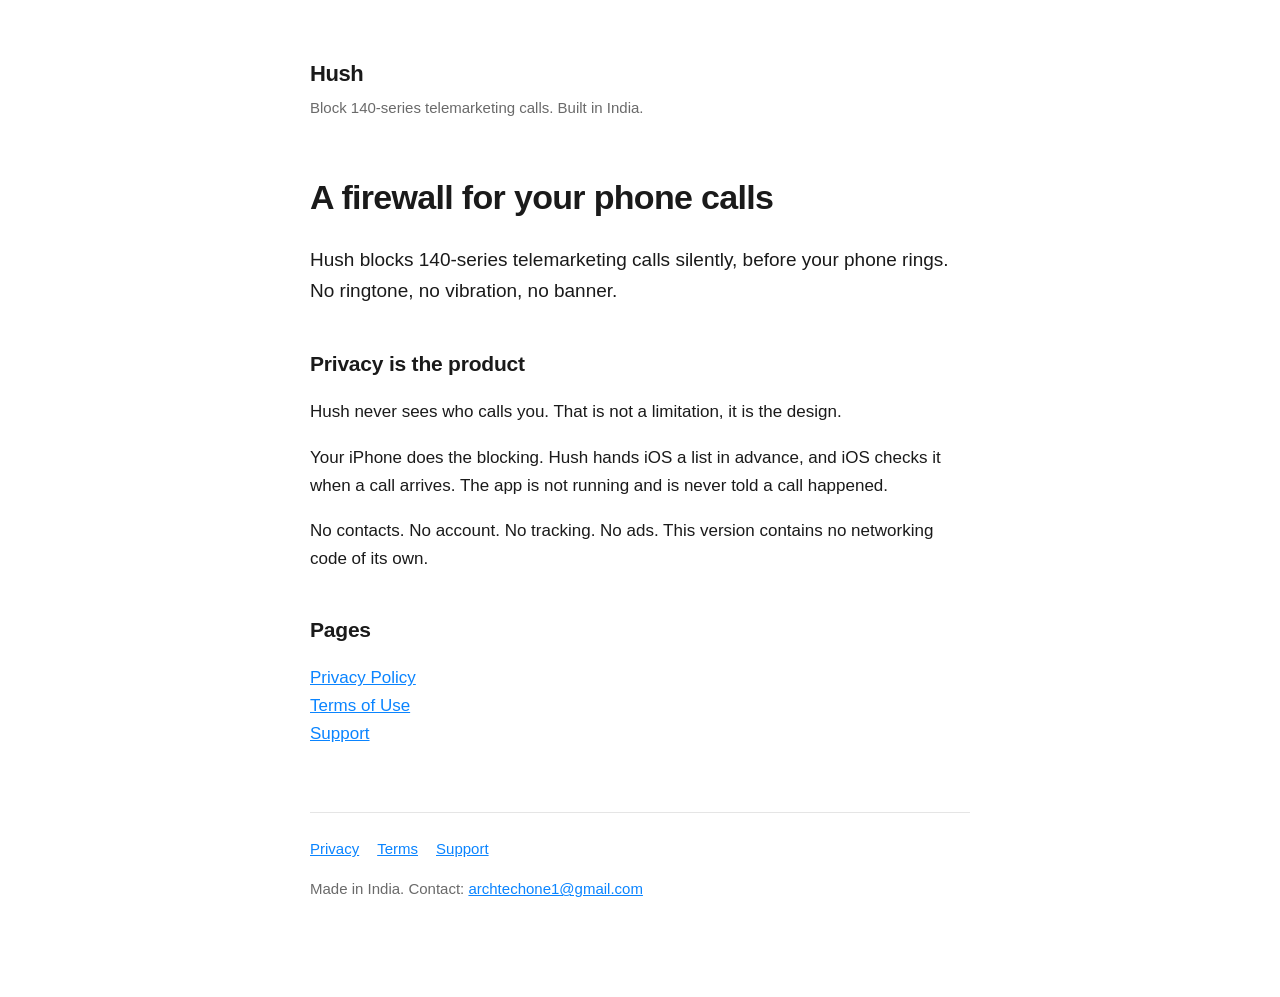
<file: index.html>
<!doctype html>
<html lang="en"><head>
<meta charset="utf-8"><meta name="viewport" content="width=device-width, initial-scale=1">
<title>Hush</title><link rel="stylesheet" href="style.css">
</head><body><main>
<header><a href="/hush/">Hush</a><p>Block 140-series telemarketing calls. Built in India.</p></header>

<h1>A firewall for your phone calls</h1>
<p class="lede">Hush blocks 140-series telemarketing calls silently, before your phone rings.
No ringtone, no vibration, no banner.</p>

<h2>Privacy is the product</h2>
<p>Hush never sees who calls you. That is not a limitation, it is the design.</p>
<p>Your iPhone does the blocking. Hush hands iOS a list in advance, and iOS checks it when a
call arrives. The app is not running and is never told a call happened.</p>
<p>No contacts. No account. No tracking. No ads. This version contains no networking code of its own.</p>

<h2>Pages</h2>
<p><a href="privacy/">Privacy Policy</a><br><a href="terms/">Terms of Use</a><br><a href="support/">Support</a></p>

<footer>
<a href="privacy/">Privacy</a><a href="terms/">Terms</a><a href="support/">Support</a>
<p>Made in India. Contact: <a href="mailto:archtechone1@gmail.com">archtechone1@gmail.com</a></p>
</footer>
</main></body></html>
</file>
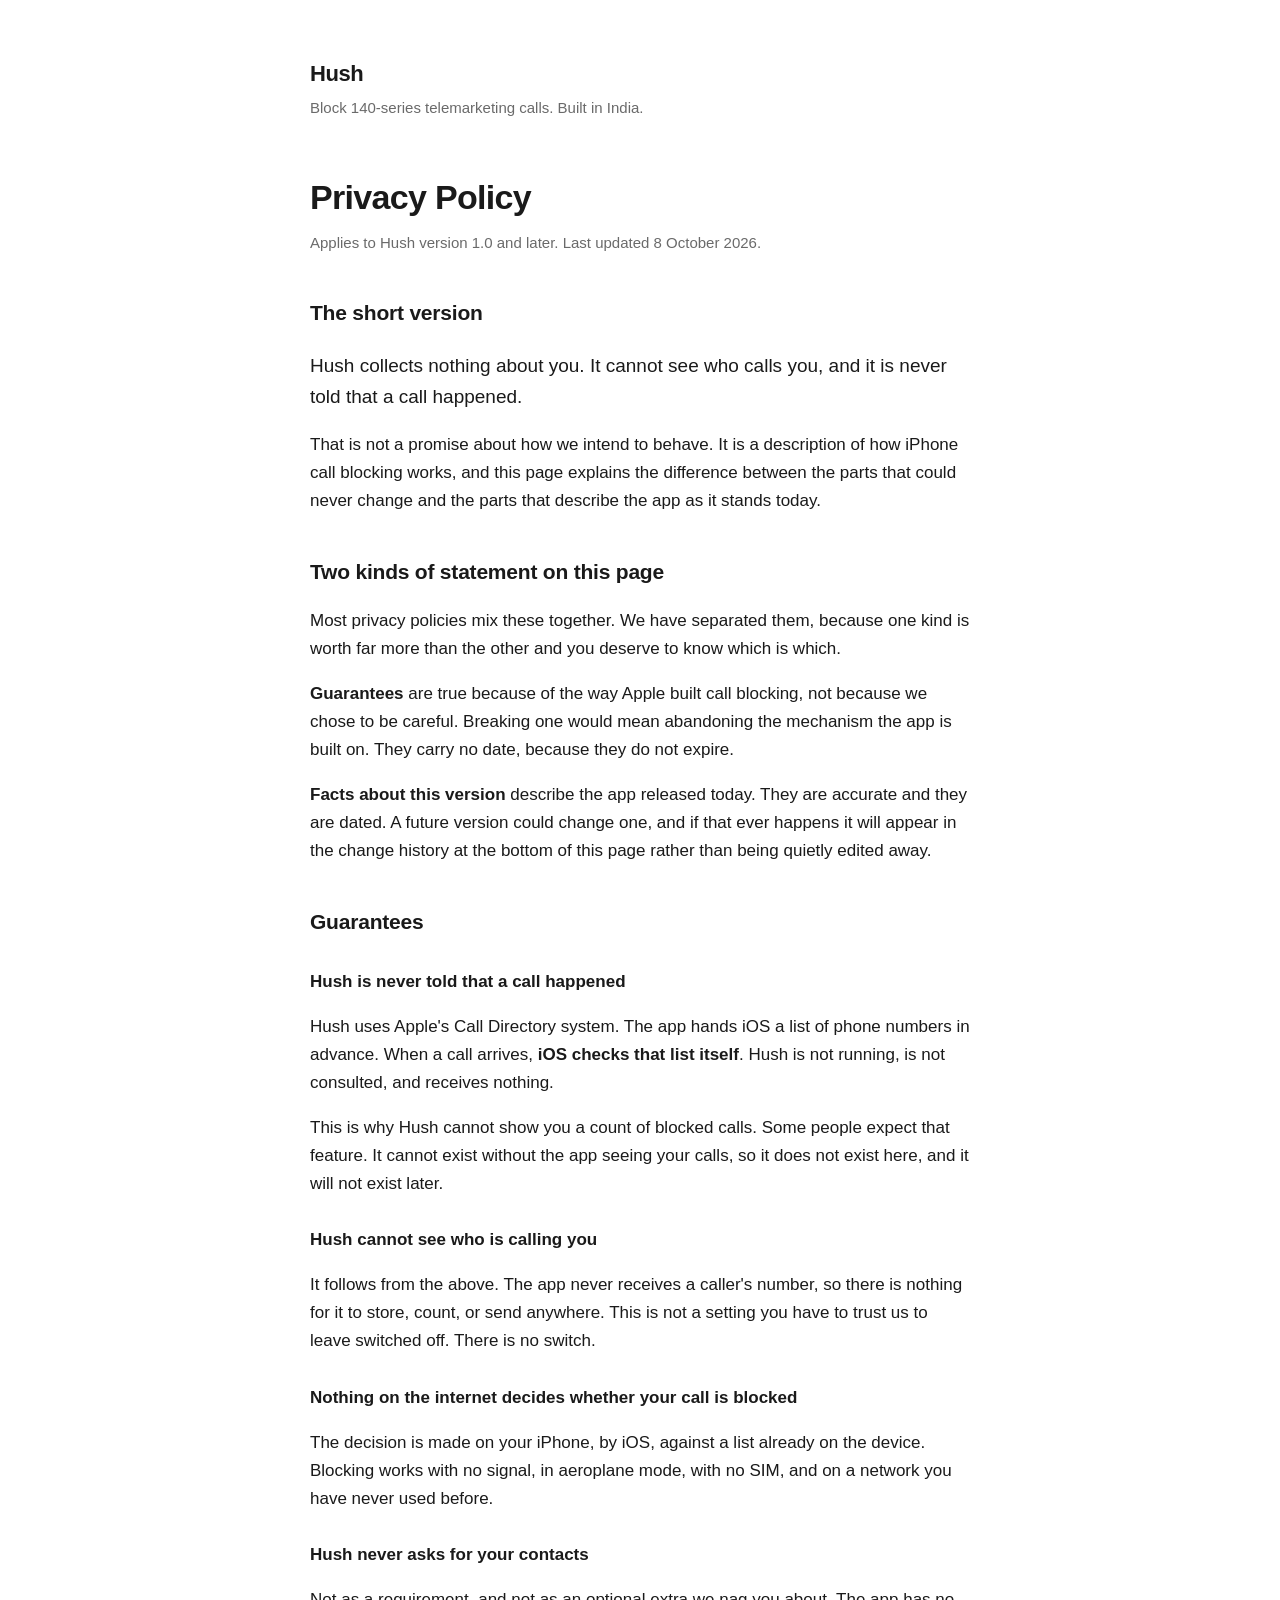
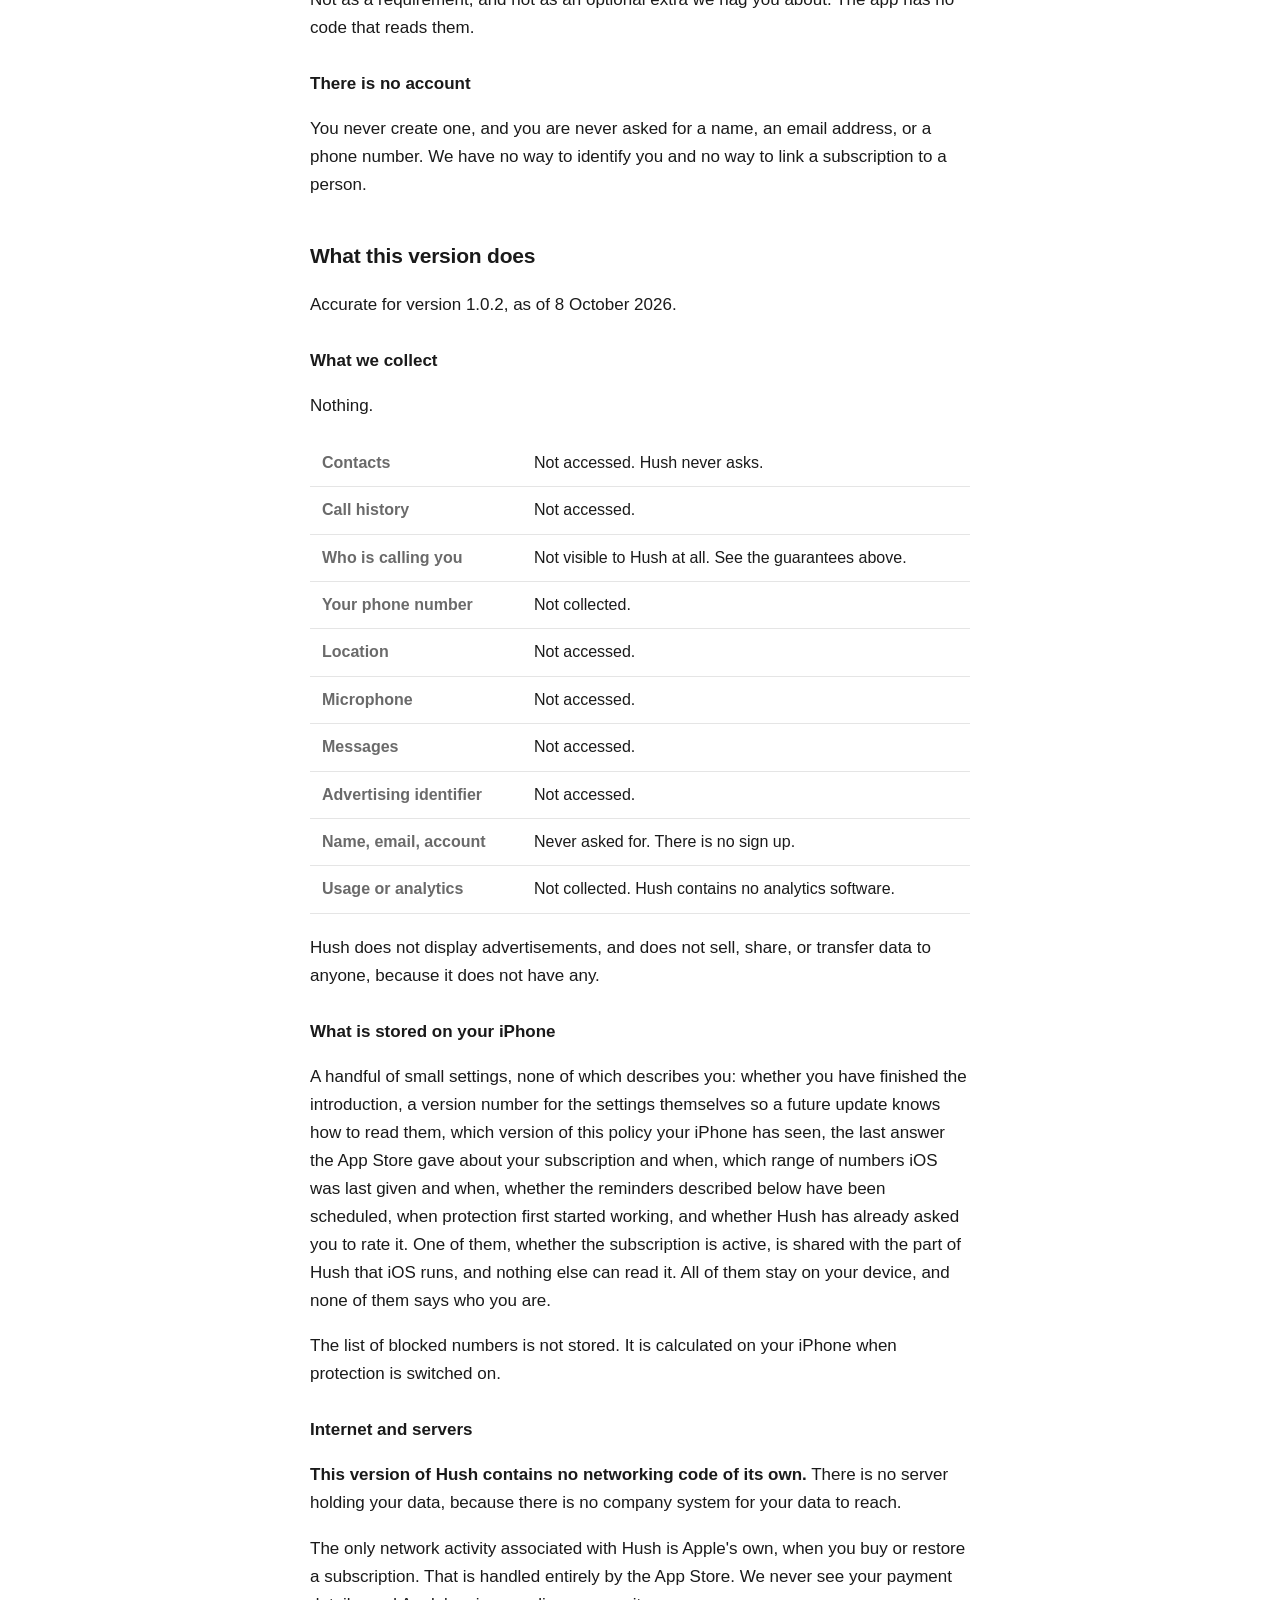
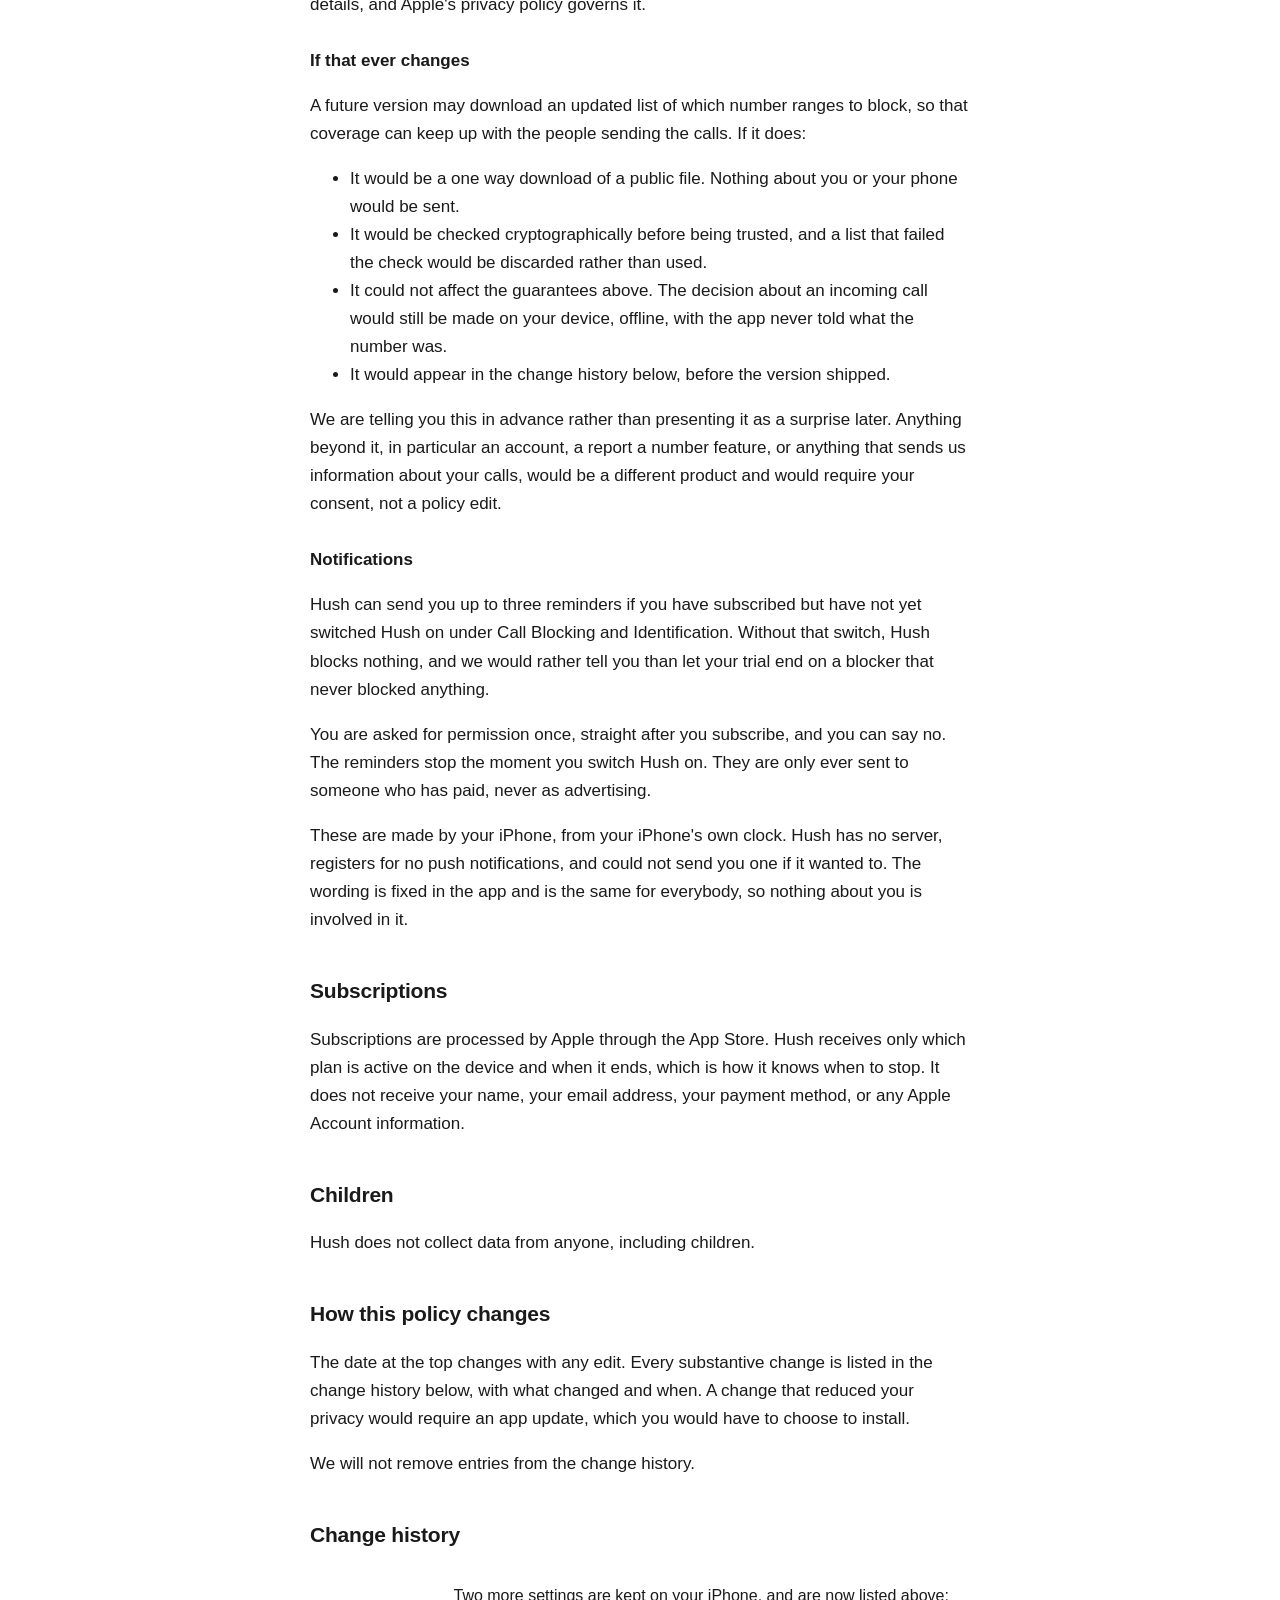
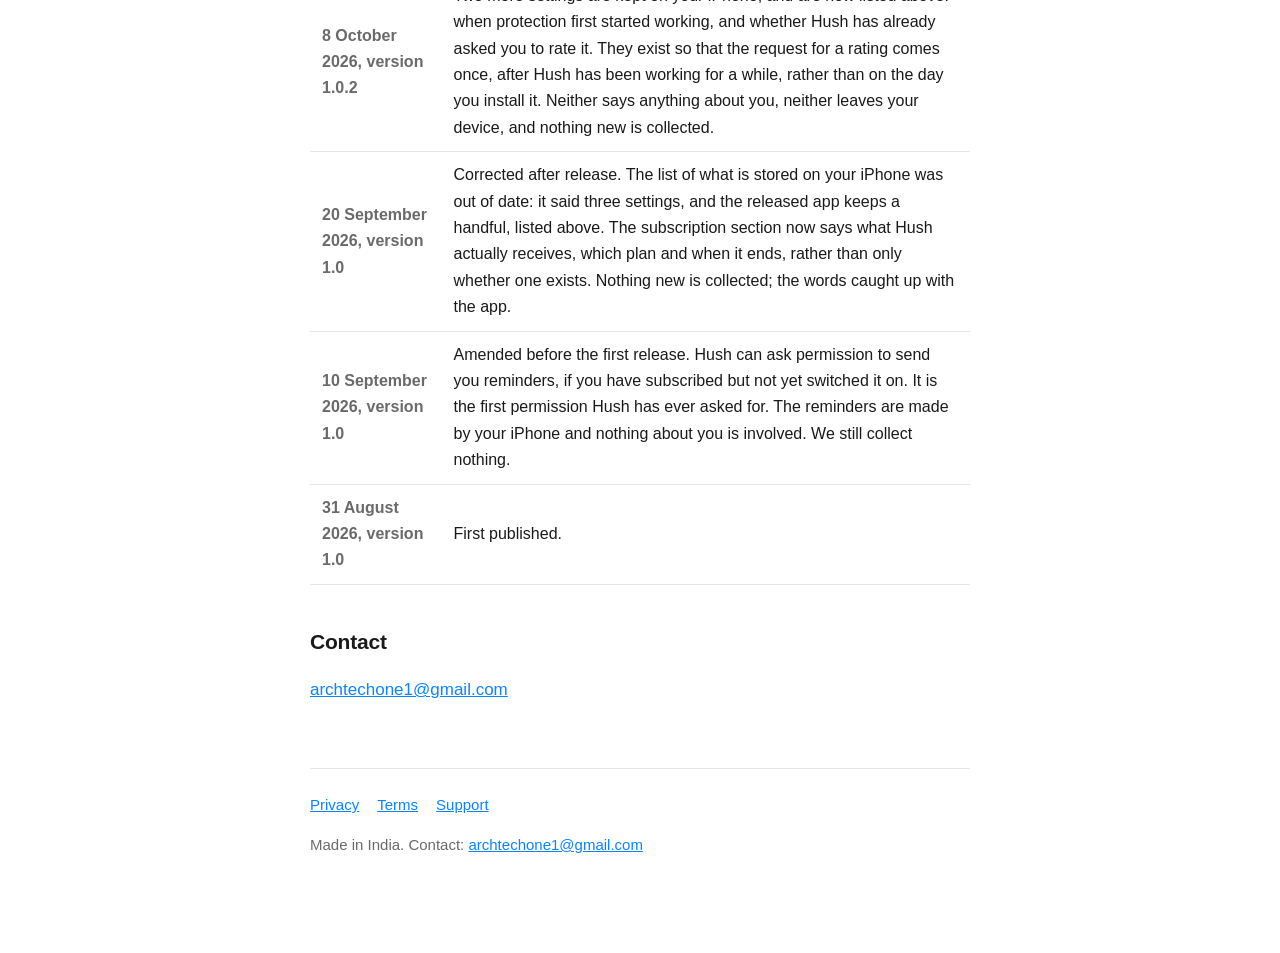
<file: privacy/index.html>
<!doctype html>
<html lang="en"><head>
<meta charset="utf-8"><meta name="viewport" content="width=device-width, initial-scale=1">
<title>Privacy Policy - Hush</title><link rel="stylesheet" href="../style.css">
</head><body><main>
<header><a href="/hush/">Hush</a><p>Block 140-series telemarketing calls. Built in India.</p></header>
<h1>Privacy Policy</h1>
<p class="updated">Applies to Hush version 1.0 and later. Last updated 8 October 2026.</p>

<h2>The short version</h2>
<p class="lede">Hush collects nothing about you. It cannot see who calls you, and it is never
told that a call happened.</p>
<p>That is not a promise about how we intend to behave. It is a description of how iPhone call
blocking works, and this page explains the difference between the parts that could never change
and the parts that describe the app as it stands today.</p>

<h2>Two kinds of statement on this page</h2>
<p>Most privacy policies mix these together. We have separated them, because one kind is worth
far more than the other and you deserve to know which is which.</p>
<p><strong>Guarantees</strong> are true because of the way Apple built call blocking, not because
we chose to be careful. Breaking one would mean abandoning the mechanism the app is built on.
They carry no date, because they do not expire.</p>
<p><strong>Facts about this version</strong> describe the app released today. They are accurate
and they are dated. A future version could change one, and if that ever happens it will appear in
the change history at the bottom of this page rather than being quietly edited away.</p>

<h2>Guarantees</h2>

<h3>Hush is never told that a call happened</h3>
<p>Hush uses Apple's Call Directory system. The app hands iOS a list of phone numbers in advance.
When a call arrives, <strong>iOS checks that list itself</strong>. Hush is not running, is not
consulted, and receives nothing.</p>
<p>This is why Hush cannot show you a count of blocked calls. Some people expect that feature.
It cannot exist without the app seeing your calls, so it does not exist here, and it will not
exist later.</p>

<h3>Hush cannot see who is calling you</h3>
<p>It follows from the above. The app never receives a caller's number, so there is nothing for
it to store, count, or send anywhere. This is not a setting you have to trust us to leave
switched off. There is no switch.</p>

<h3>Nothing on the internet decides whether your call is blocked</h3>
<p>The decision is made on your iPhone, by iOS, against a list already on the device. Blocking
works with no signal, in aeroplane mode, with no SIM, and on a network you have never used
before.</p>

<h3>Hush never asks for your contacts</h3>
<p>Not as a requirement, and not as an optional extra we nag you about. The app has no code that
reads them.</p>

<h3>There is no account</h3>
<p>You never create one, and you are never asked for a name, an email address, or a phone number.
We have no way to identify you and no way to link a subscription to a person.</p>

<h2>What this version does</h2>
<p>Accurate for version 1.0.2, as of 8 October 2026.</p>

<h3>What we collect</h3>
<p>Nothing.</p>
<table>
<tr><th>Contacts</th><td>Not accessed. Hush never asks.</td></tr>
<tr><th>Call history</th><td>Not accessed.</td></tr>
<tr><th>Who is calling you</th><td>Not visible to Hush at all. See the guarantees above.</td></tr>
<tr><th>Your phone number</th><td>Not collected.</td></tr>
<tr><th>Location</th><td>Not accessed.</td></tr>
<tr><th>Microphone</th><td>Not accessed.</td></tr>
<tr><th>Messages</th><td>Not accessed.</td></tr>
<tr><th>Advertising identifier</th><td>Not accessed.</td></tr>
<tr><th>Name, email, account</th><td>Never asked for. There is no sign up.</td></tr>
<tr><th>Usage or analytics</th><td>Not collected. Hush contains no analytics software.</td></tr>
</table>
<p>Hush does not display advertisements, and does not sell, share, or transfer data to anyone,
because it does not have any.</p>

<h3>What is stored on your iPhone</h3>
<p>A handful of small settings, none of which describes you: whether you have finished the
introduction, a version number for the settings themselves so a future update knows how to read
them, which version of this policy your iPhone has seen, the last answer the App Store gave about
your subscription and when, which range of numbers iOS was last given and when, whether the
reminders described below have been scheduled, when protection first started working, and whether
Hush has already asked you to rate it. One of them, whether the subscription is active, is
shared with the part of Hush that iOS runs, and nothing else can read it. All of them stay on your
device, and none of them says who you are.</p>
<p>The list of blocked numbers is not stored. It is calculated on your iPhone when protection is
switched on.</p>

<h3>Internet and servers</h3>
<p><strong>This version of Hush contains no networking code of its own.</strong> There is no
server holding your data, because there is no company system for your data to reach.</p>
<p>The only network activity associated with Hush is Apple's own, when you buy or restore a
subscription. That is handled entirely by the App Store. We never see your payment details, and
Apple's privacy policy governs it.</p>

<h3>If that ever changes</h3>
<p>A future version may download an updated list of which number ranges to block, so that
coverage can keep up with the people sending the calls. If it does:</p>
<ul>
<li>It would be a one way download of a public file. Nothing about you or your phone would be
sent.</li>
<li>It would be checked cryptographically before being trusted, and a list that failed the check
would be discarded rather than used.</li>
<li>It could not affect the guarantees above. The decision about an incoming call would still be
made on your device, offline, with the app never told what the number was.</li>
<li>It would appear in the change history below, before the version shipped.</li>
</ul>
<p>We are telling you this in advance rather than presenting it as a surprise later. Anything
beyond it, in particular an account, a report a number feature, or anything that sends us
information about your calls, would be a different product and would require your consent, not a
policy edit.</p>

<h3>Notifications</h3>
<p>Hush can send you up to three reminders if you have subscribed but have not
yet switched Hush on under Call Blocking and Identification. Without that switch, Hush blocks
nothing, and we would rather tell you than let your trial end on a blocker that never blocked
anything.</p>
<p>You are asked for permission once, straight after you subscribe, and you can say no. The
reminders stop the moment you switch Hush on. They are only ever sent to someone who has paid,
never as advertising.</p>
<p>These are made by your iPhone, from your iPhone's own clock. Hush has no server, registers for
no push notifications, and could not send you one if it wanted to. The wording is fixed in the app
and is the same for everybody, so nothing about you is involved in it.</p>

<h2>Subscriptions</h2>
<p>Subscriptions are processed by Apple through the App Store. Hush receives only which plan is
active on the device and when it ends, which is how it knows when to stop. It does not receive
your name, your email address, your payment method, or any Apple Account information.</p>

<h2>Children</h2>
<p>Hush does not collect data from anyone, including children.</p>

<h2>How this policy changes</h2>
<p>The date at the top changes with any edit. Every substantive change is listed in the change
history below, with what changed and when. A change that reduced your privacy would require an
app update, which you would have to choose to install.</p>
<p>We will not remove entries from the change history.</p>

<h2>Change history</h2>
<table>
<tr><th>8 October 2026, version 1.0.2</th><td>Two more settings are kept on your iPhone, and are now listed above:
when protection first started working, and whether Hush has already asked you to rate it. They exist so that the
request for a rating comes once, after Hush has been working for a while, rather than on the day you install it.
Neither says anything about you, neither leaves your device, and nothing new is collected.</td></tr>
<tr><th>20 September 2026, version 1.0</th><td>Corrected after release. The list of what is stored on your iPhone
was out of date: it said three settings, and the released app keeps a handful, listed above.
The subscription section now says what Hush actually receives, which plan and when it ends,
rather than only whether one exists. Nothing new is collected; the words caught up with the app.</td></tr>
<tr><th>10 September 2026, version 1.0</th><td>Amended before the first release. Hush can ask permission to send you reminders,
if you have subscribed but not yet switched it on. It is the first permission Hush has ever asked
for. The reminders are made by your iPhone and nothing about you is involved. We still collect
nothing.</td></tr>
<tr><th>31 August 2026, version 1.0</th><td>First published.</td></tr>
</table>

<h2>Contact</h2>
<p><a href="mailto:archtechone1@gmail.com">archtechone1@gmail.com</a></p>
<footer>
<a href="/hush/privacy/">Privacy</a><a href="/hush/terms/">Terms</a><a href="/hush/support/">Support</a>
<p>Made in India. Contact: <a href="mailto:archtechone1@gmail.com">archtechone1@gmail.com</a></p>
</footer>
</main></body></html>
</file>
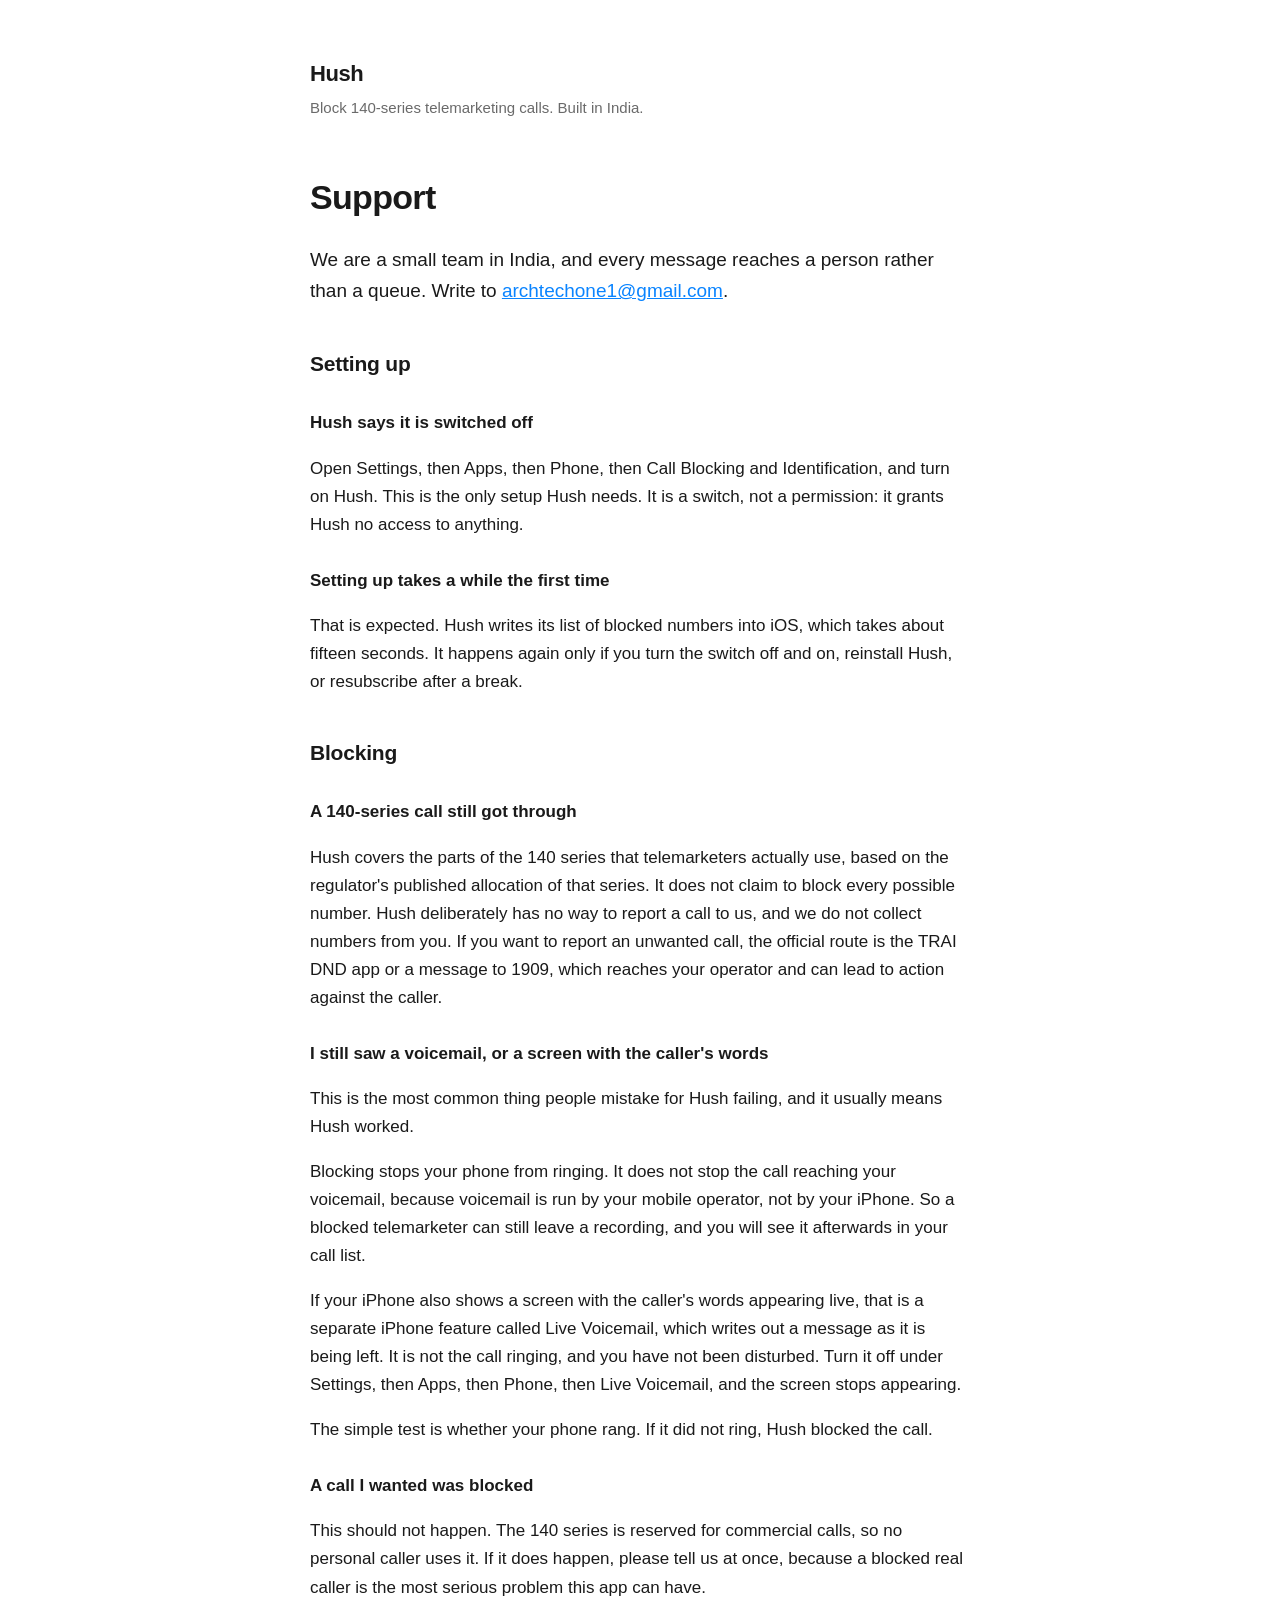
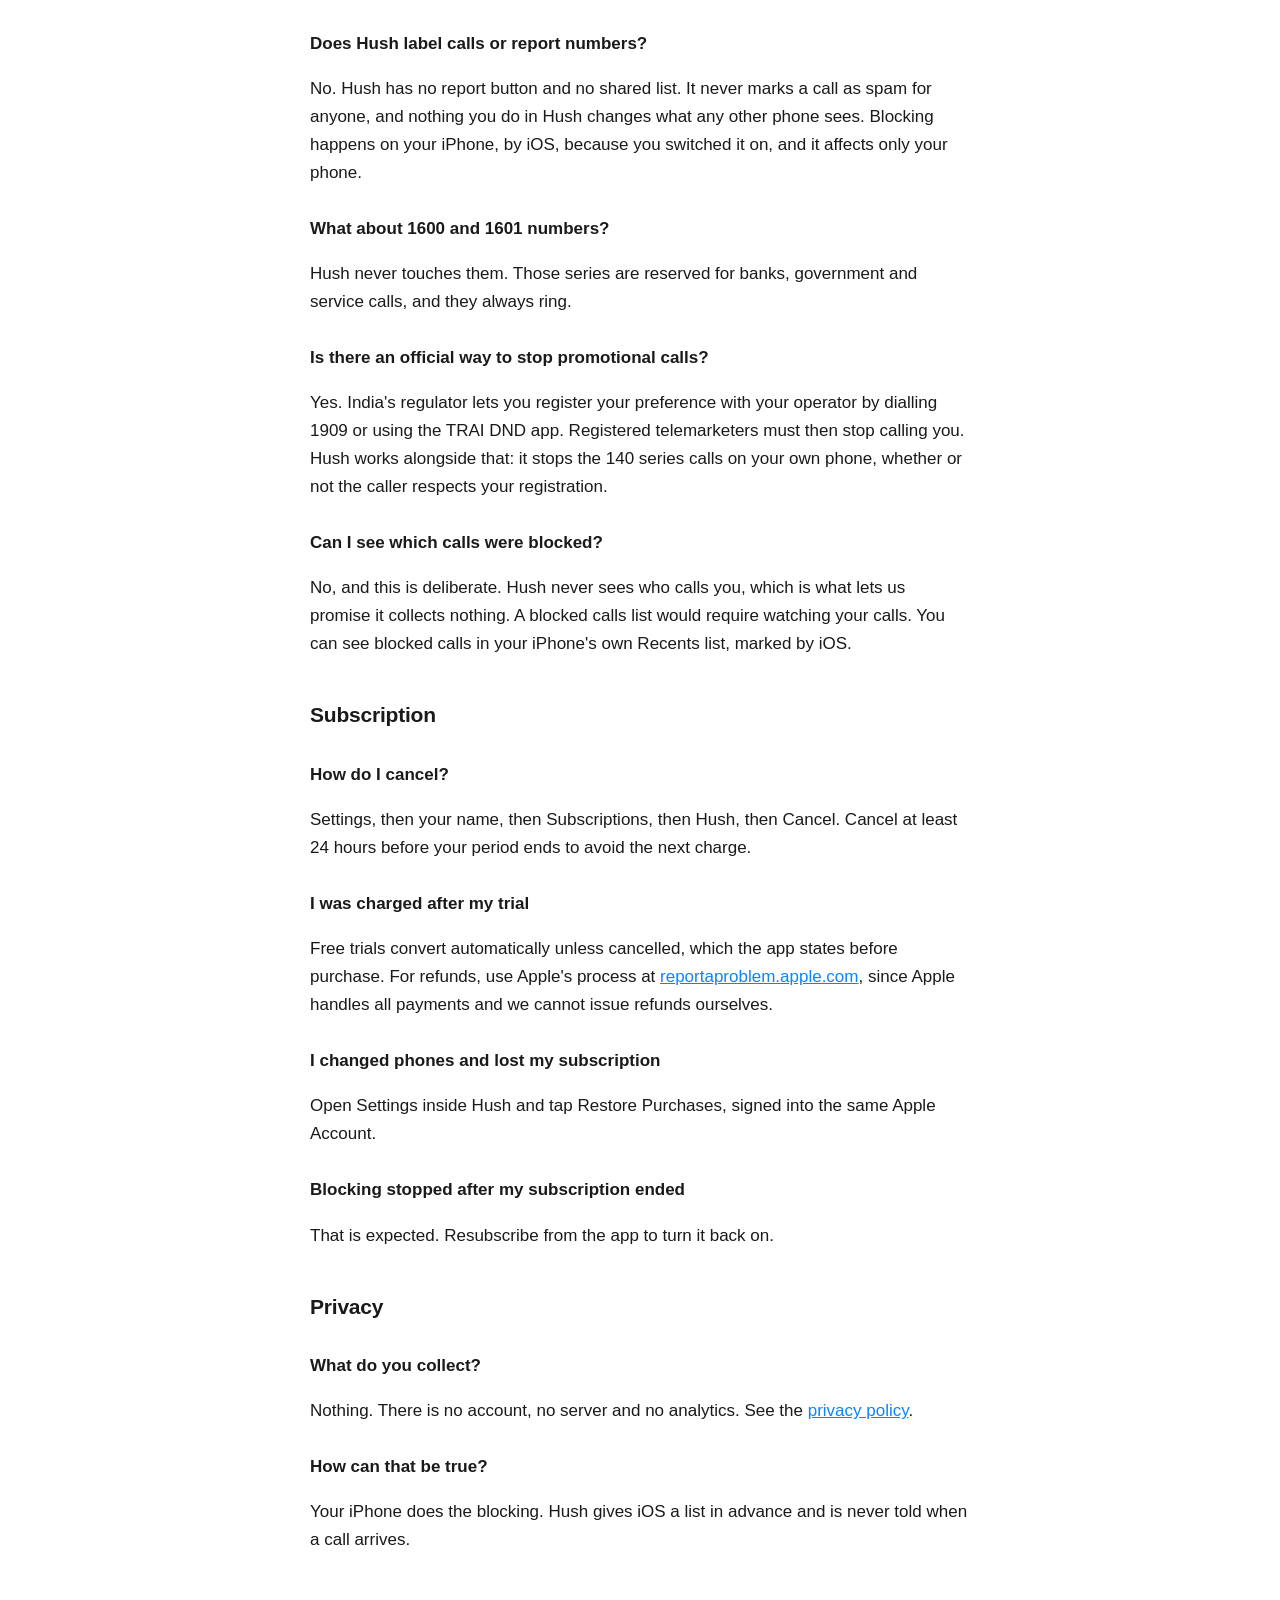
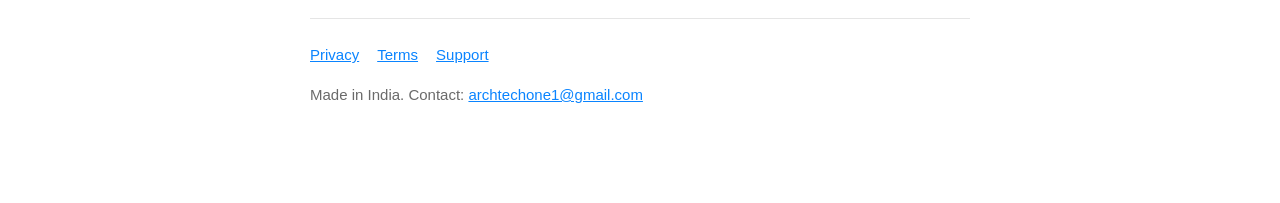
<file: support/index.html>
<!doctype html>
<html lang="en"><head>
<meta charset="utf-8"><meta name="viewport" content="width=device-width, initial-scale=1">
<title>Support - Hush</title><link rel="stylesheet" href="../style.css">
</head><body><main>
<header><a href="/hush/">Hush</a><p>Block 140-series telemarketing calls. Built in India.</p></header>
<h1>Support</h1>
<p class="lede">We are a small team in India, and every message reaches a person rather than a
queue. Write to <a href="mailto:archtechone1@gmail.com">archtechone1@gmail.com</a>.</p>
<h2>Setting up</h2>

<h3>Hush says it is switched off</h3>
<p>Open Settings, then Apps, then Phone, then Call Blocking and Identification, and turn on Hush.
This is the only setup Hush needs. It is a switch, not a permission: it grants Hush no access to
anything.</p>

<h3>Setting up takes a while the first time</h3>
<p>That is expected. Hush writes its list of blocked numbers into iOS, which takes about
fifteen seconds. It happens again only if you turn the switch off and on, reinstall Hush, or
resubscribe after a break.</p>

<h2>Blocking</h2>

<h3>A 140-series call still got through</h3>
<p>Hush covers the parts of the 140 series that telemarketers actually use, based on the
regulator's published allocation of that series. It does not claim to block every possible
number. Hush deliberately has no way to report a call to us, and we do not collect numbers from
you. If you want to report an unwanted call, the official route is the TRAI DND app or a message
to 1909, which reaches your operator and can lead to action against the caller.</p>

<h3>I still saw a voicemail, or a screen with the caller's words</h3>
<p>This is the most common thing people mistake for Hush failing, and it usually means Hush
worked.</p>
<p>Blocking stops your phone from ringing. It does not stop the call reaching your voicemail,
because voicemail is run by your mobile operator, not by your iPhone. So a blocked telemarketer
can still leave a recording, and you will see it afterwards in your call list.</p>
<p>If your iPhone also shows a screen with the caller's words appearing live, that is a separate
iPhone feature called Live Voicemail, which writes out a message as it is being left. It is not
the call ringing, and you have not been disturbed. Turn it off under Settings, then Apps, then
Phone, then Live Voicemail, and the screen stops appearing.</p>
<p>The simple test is whether your phone rang. If it did not ring, Hush blocked the call.</p>

<h3>A call I wanted was blocked</h3>
<p>This should not happen. The 140 series is reserved for commercial calls, so no personal caller
uses it. If it does happen, please tell us at once, because a blocked real caller is the most
serious problem this app can have.</p>

<h3>Does Hush label calls or report numbers?</h3>
<p>No. Hush has no report button and no shared list. It never marks a call as spam for anyone,
and nothing you do in Hush changes what any other phone sees. Blocking happens on your iPhone,
by iOS, because you switched it on, and it affects only your phone.</p>

<h3>What about 1600 and 1601 numbers?</h3>
<p>Hush never touches them. Those series are reserved for banks, government and service calls,
and they always ring.</p>

<h3>Is there an official way to stop promotional calls?</h3>
<p>Yes. India's regulator lets you register your preference with your operator by dialling
1909 or using the TRAI DND app. Registered telemarketers must then stop calling you. Hush works
alongside that: it stops the 140 series calls on your own phone, whether or not the caller
respects your registration.</p>

<h3>Can I see which calls were blocked?</h3>
<p>No, and this is deliberate. Hush never sees who calls you, which is what lets us promise it
collects nothing. A blocked calls list would require watching your calls. You can see blocked
calls in your iPhone's own Recents list, marked by iOS.</p>

<h2>Subscription</h2>

<h3>How do I cancel?</h3>
<p>Settings, then your name, then Subscriptions, then Hush, then Cancel. Cancel at least 24 hours
before your period ends to avoid the next charge.</p>

<h3>I was charged after my trial</h3>
<p>Free trials convert automatically unless cancelled, which the app states before purchase. For
refunds, use Apple's process at <a href="https://reportaproblem.apple.com">reportaproblem.apple.com</a>,
since Apple handles all payments and we cannot issue refunds ourselves.</p>

<h3>I changed phones and lost my subscription</h3>
<p>Open Settings inside Hush and tap Restore Purchases, signed into the same Apple Account.</p>

<h3>Blocking stopped after my subscription ended</h3>
<p>That is expected. Resubscribe from the app to turn it back on.</p>

<h2>Privacy</h2>

<h3>What do you collect?</h3>
<p>Nothing. There is no account, no server and no analytics. See the
<a href="/hush/privacy/">privacy policy</a>.</p>

<h3>How can that be true?</h3>
<p>Your iPhone does the blocking. Hush gives iOS a list in advance and is never told when a call
arrives.</p>
<footer>
<a href="/hush/privacy/">Privacy</a><a href="/hush/terms/">Terms</a><a href="/hush/support/">Support</a>
<p>Made in India. Contact: <a href="mailto:archtechone1@gmail.com">archtechone1@gmail.com</a></p>
</footer>
</main></body></html>
</file>
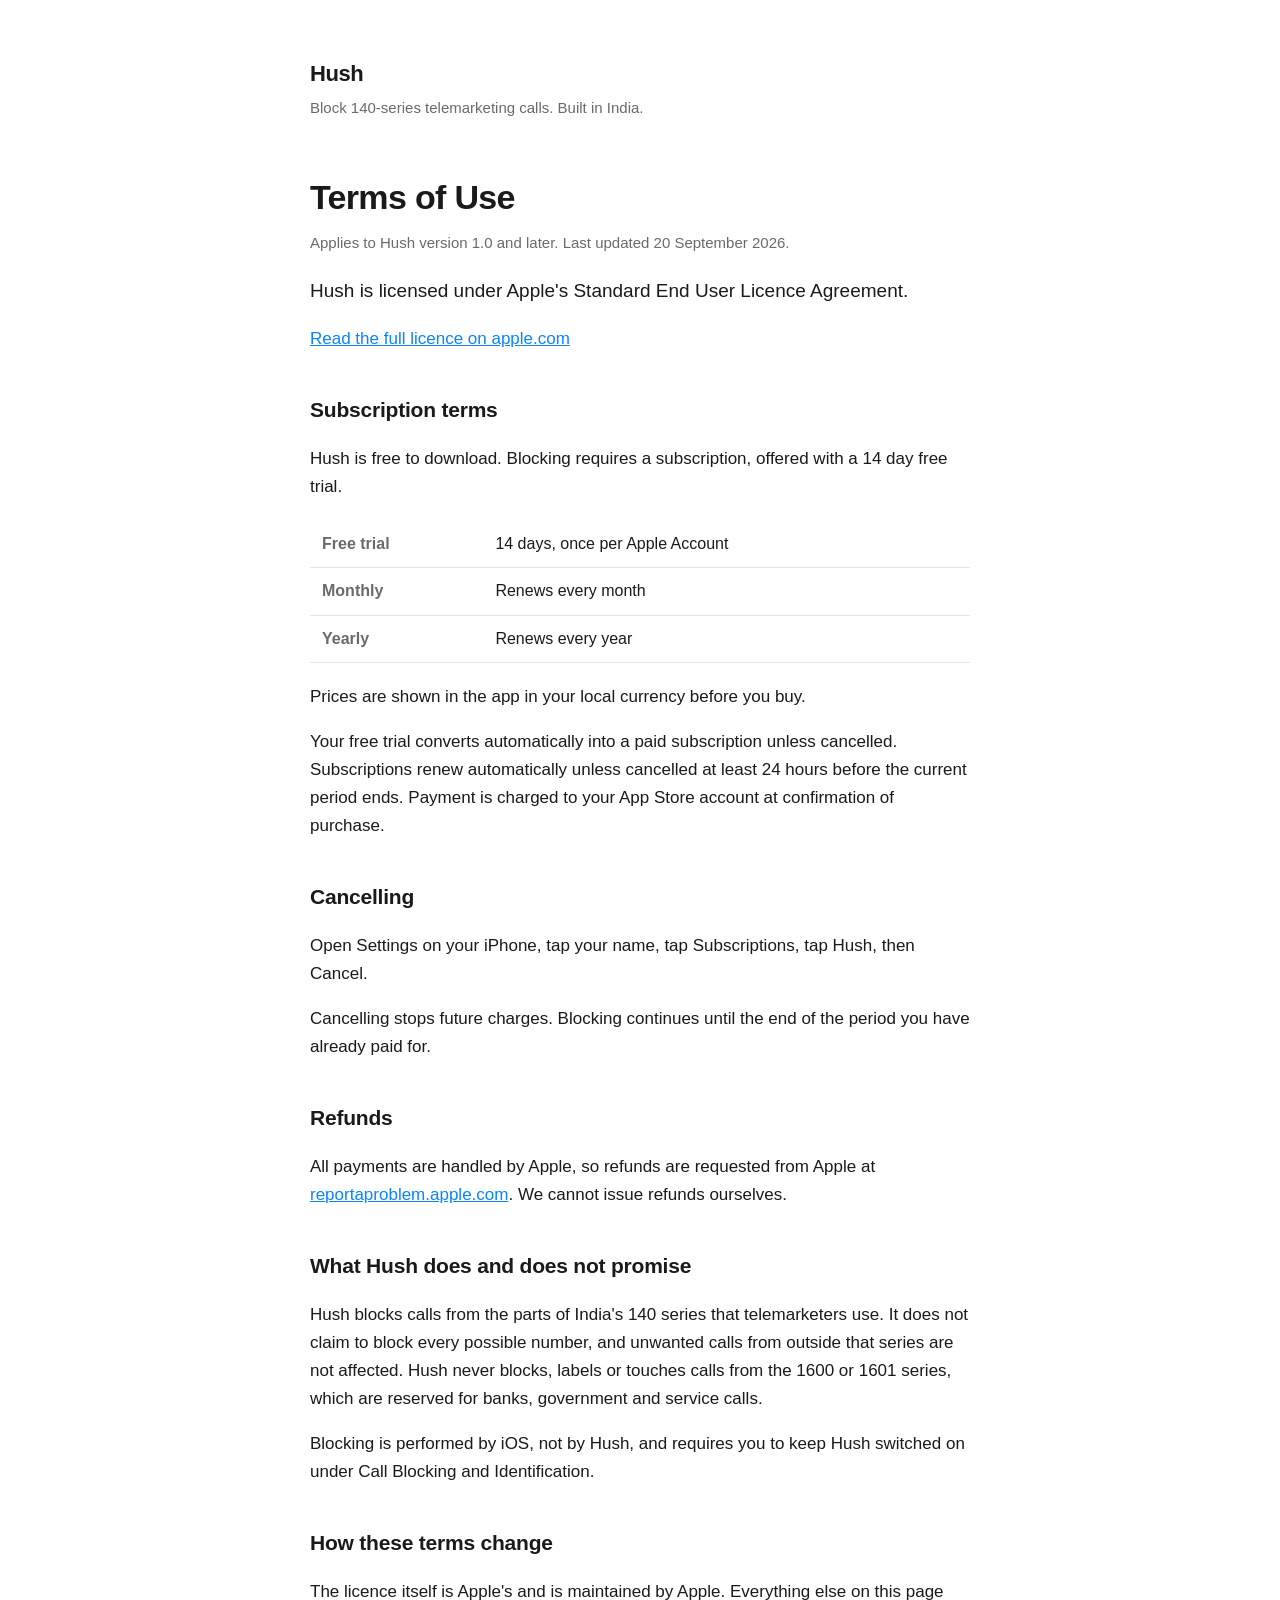
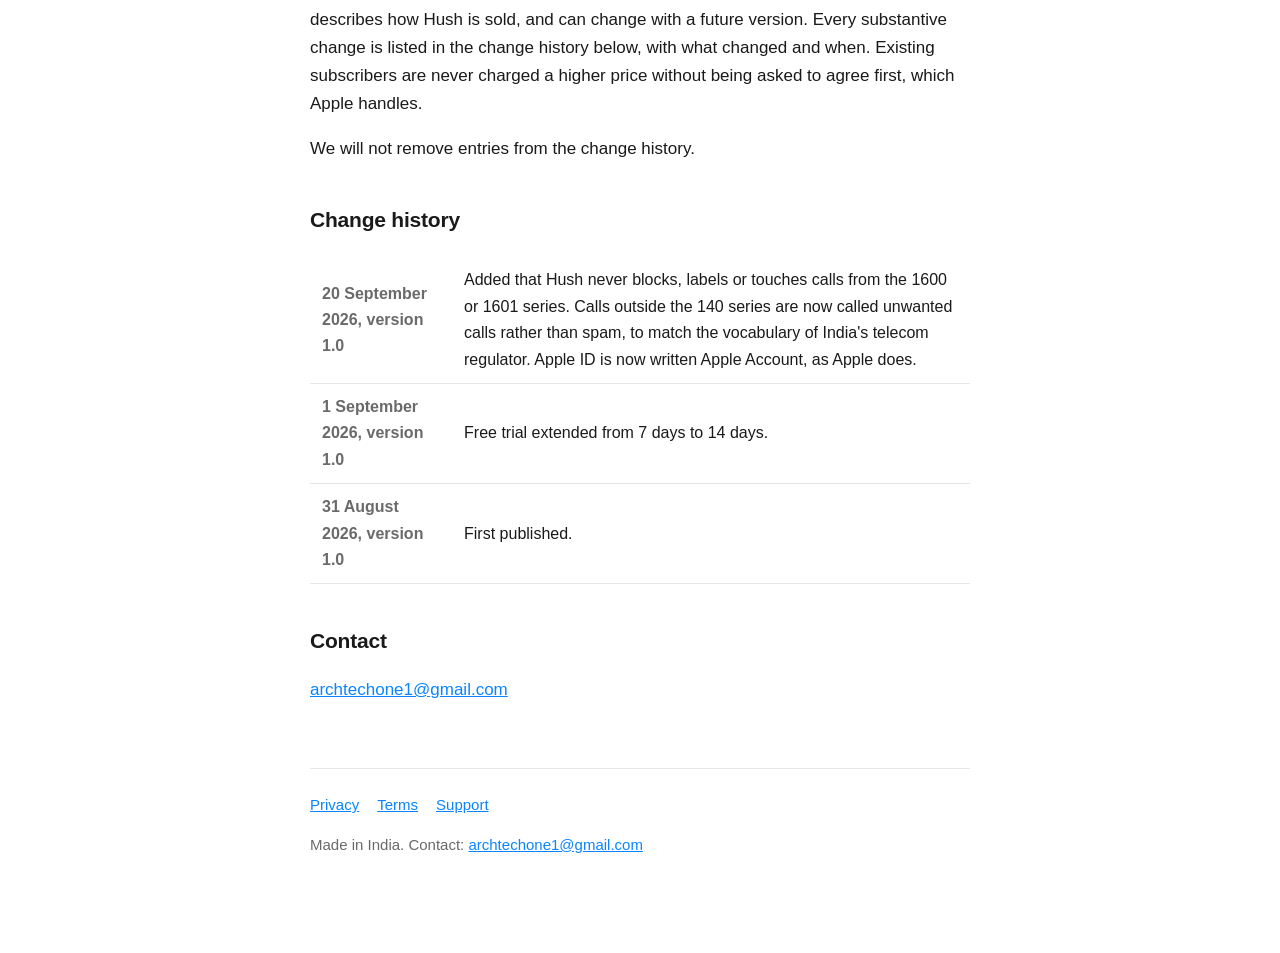
<file: terms/index.html>
<!doctype html>
<html lang="en"><head>
<meta charset="utf-8"><meta name="viewport" content="width=device-width, initial-scale=1">
<title>Terms of Use - Hush</title><link rel="stylesheet" href="../style.css">
</head><body><main>
<header><a href="/hush/">Hush</a><p>Block 140-series telemarketing calls. Built in India.</p></header>
<h1>Terms of Use</h1>
<p class="updated">Applies to Hush version 1.0 and later. Last updated 20 September 2026.</p>

<p class="lede">Hush is licensed under Apple's Standard End User Licence Agreement.</p>
<p><a href="https://www.apple.com/legal/internet-services/itunes/dev/stdeula/">Read the full
licence on apple.com</a></p>

<h2>Subscription terms</h2>
<p>Hush is free to download. Blocking requires a subscription, offered with a 14 day free trial.</p>
<table>
<tr><th>Free trial</th><td>14 days, once per Apple Account</td></tr>
<tr><th>Monthly</th><td>Renews every month</td></tr>
<tr><th>Yearly</th><td>Renews every year</td></tr>
</table>
<p>Prices are shown in the app in your local currency before you buy.</p>
<p>Your free trial converts automatically into a paid subscription unless cancelled. Subscriptions
renew automatically unless cancelled at least 24 hours before the current period ends. Payment is
charged to your App Store account at confirmation of purchase.</p>

<h2>Cancelling</h2>
<p>Open Settings on your iPhone, tap your name, tap Subscriptions, tap Hush, then Cancel.</p>
<p>Cancelling stops future charges. Blocking continues until the end of the period you have
already paid for.</p>

<h2>Refunds</h2>
<p>All payments are handled by Apple, so refunds are requested from Apple at
<a href="https://reportaproblem.apple.com">reportaproblem.apple.com</a>. We cannot issue
refunds ourselves.</p>

<h2>What Hush does and does not promise</h2>
<p>Hush blocks calls from the parts of India's 140 series that telemarketers use. It does not
claim to block every possible number, and unwanted calls from outside that series are not affected.
Hush never blocks, labels or touches calls from the 1600 or 1601 series, which are reserved for
banks, government and service calls.</p>
<p>Blocking is performed by iOS, not by Hush, and requires you to keep Hush switched on under
Call Blocking and Identification.</p>

<h2>How these terms change</h2>
<p>The licence itself is Apple's and is maintained by Apple. Everything else on this page
describes how Hush is sold, and can change with a future version. Every substantive change is
listed in the change history below, with what changed and when. Existing subscribers are never
charged a higher price without being asked to agree first, which Apple handles.</p>
<p>We will not remove entries from the change history.</p>

<h2>Change history</h2>
<table>
<tr><th>20 September 2026, version 1.0</th><td>Added that Hush never blocks, labels or touches calls from the 1600
or 1601 series. Calls outside the 140 series are now called unwanted calls rather than spam, to match the
vocabulary of India's telecom regulator. Apple ID is now written Apple Account, as Apple does.</td></tr>
<tr><th>1 September 2026, version 1.0</th><td>Free trial extended from 7 days to 14 days.</td></tr>
<tr><th>31 August 2026, version 1.0</th><td>First published.</td></tr>
</table>

<h2>Contact</h2>
<p><a href="mailto:archtechone1@gmail.com">archtechone1@gmail.com</a></p>
<footer>
<a href="/hush/privacy/">Privacy</a><a href="/hush/terms/">Terms</a><a href="/hush/support/">Support</a>
<p>Made in India. Contact: <a href="mailto:archtechone1@gmail.com">archtechone1@gmail.com</a></p>
</footer>
</main></body></html>
</file>
<file: style.css>
:root {
  --bg: #ffffff; --fg: #1a1a1a; --muted: #6a6a6a; --line: #e5e5e5; --accent: #0a84ff;
}
@media (prefers-color-scheme: dark) {
  :root { --bg: #000000; --fg: #f2f2f2; --muted: #98989d; --line: #2a2a2a; --accent: #0a84ff; }
}
* { box-sizing: border-box; }
body {
  margin: 0; padding: 0 24px 80px;
  background: var(--bg); color: var(--fg);
  font: 17px/1.65 -apple-system, BlinkMacSystemFont, "Segoe UI", Roboto, sans-serif;
  -webkit-font-smoothing: antialiased;
}
main { max-width: 660px; margin: 0 auto; }
header { padding: 56px 0 8px; }
header a { text-decoration: none; color: var(--fg); font-weight: 700; font-size: 22px; letter-spacing: -0.02em; }
header p { color: var(--muted); margin: 4px 0 0; font-size: 15px; }
h1 { font-size: 34px; letter-spacing: -0.02em; margin: 40px 0 6px; }
h2 { font-size: 21px; margin: 40px 0 10px; letter-spacing: -0.01em; }
h3 { font-size: 17px; margin: 28px 0 6px; }
.updated { color: var(--muted); font-size: 15px; margin: 0 0 8px; }
.lede { font-size: 19px; color: var(--fg); }
table { border-collapse: collapse; width: 100%; margin: 20px 0; font-size: 16px; }
th, td { text-align: left; padding: 10px 12px; border-bottom: 1px solid var(--line); }
th { color: var(--muted); font-weight: 600; }
a { color: var(--accent); }
footer { margin-top: 64px; padding-top: 24px; border-top: 1px solid var(--line); color: var(--muted); font-size: 15px; }
footer a { margin-right: 18px; }
code { background: var(--line); padding: 2px 6px; border-radius: 4px; font-size: 15px; }
</file>
